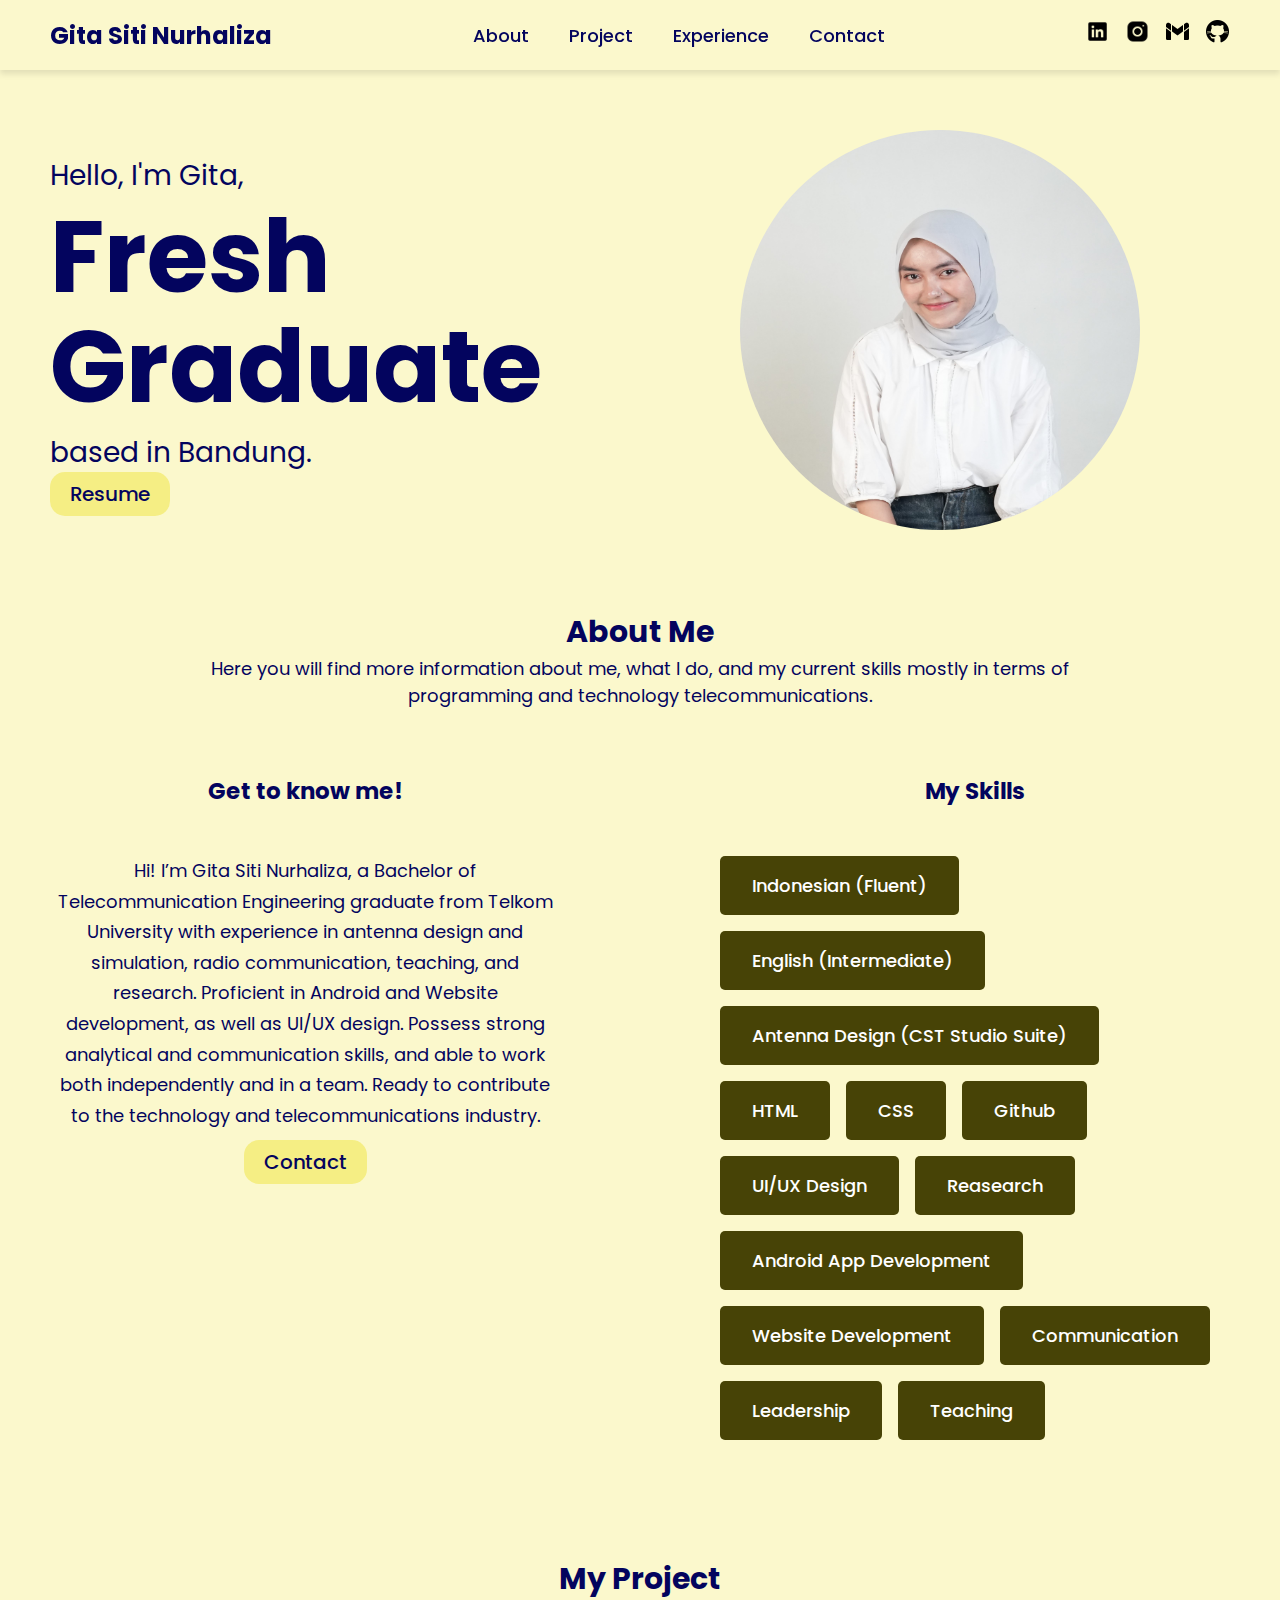
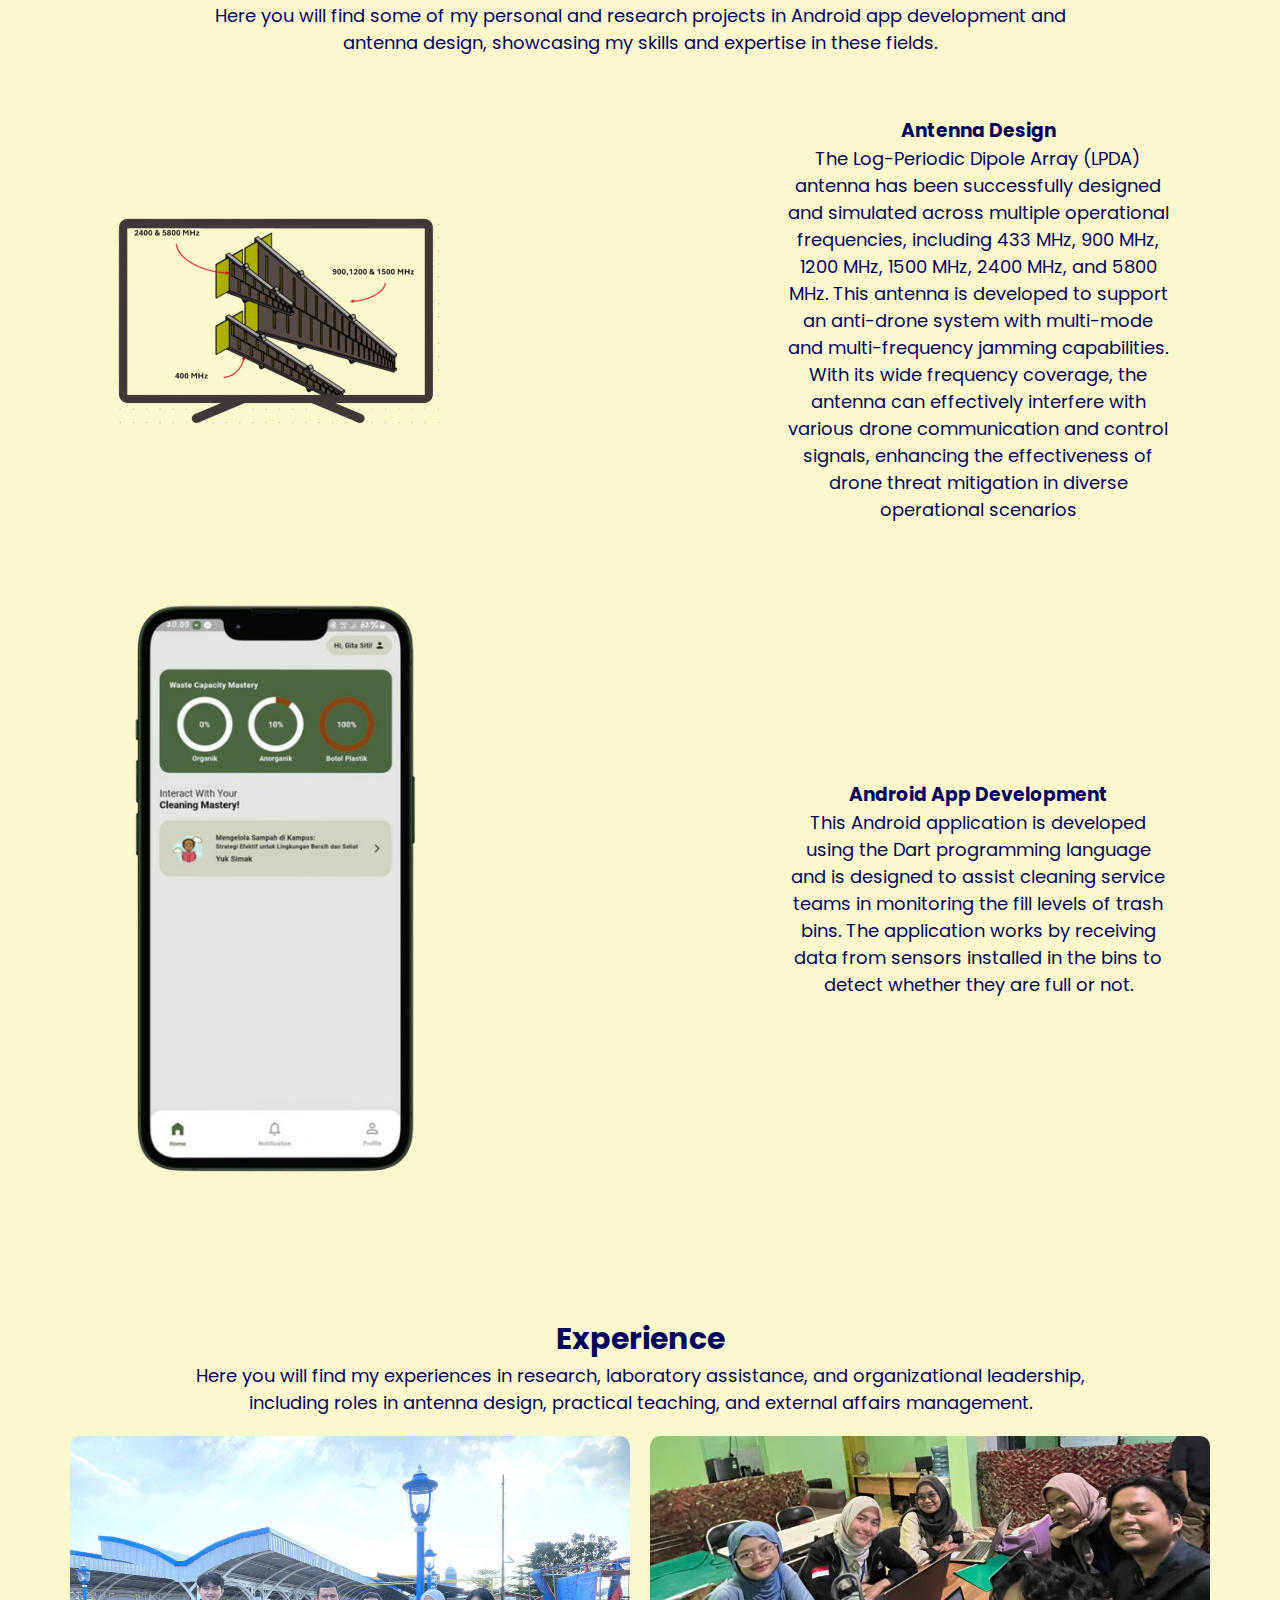
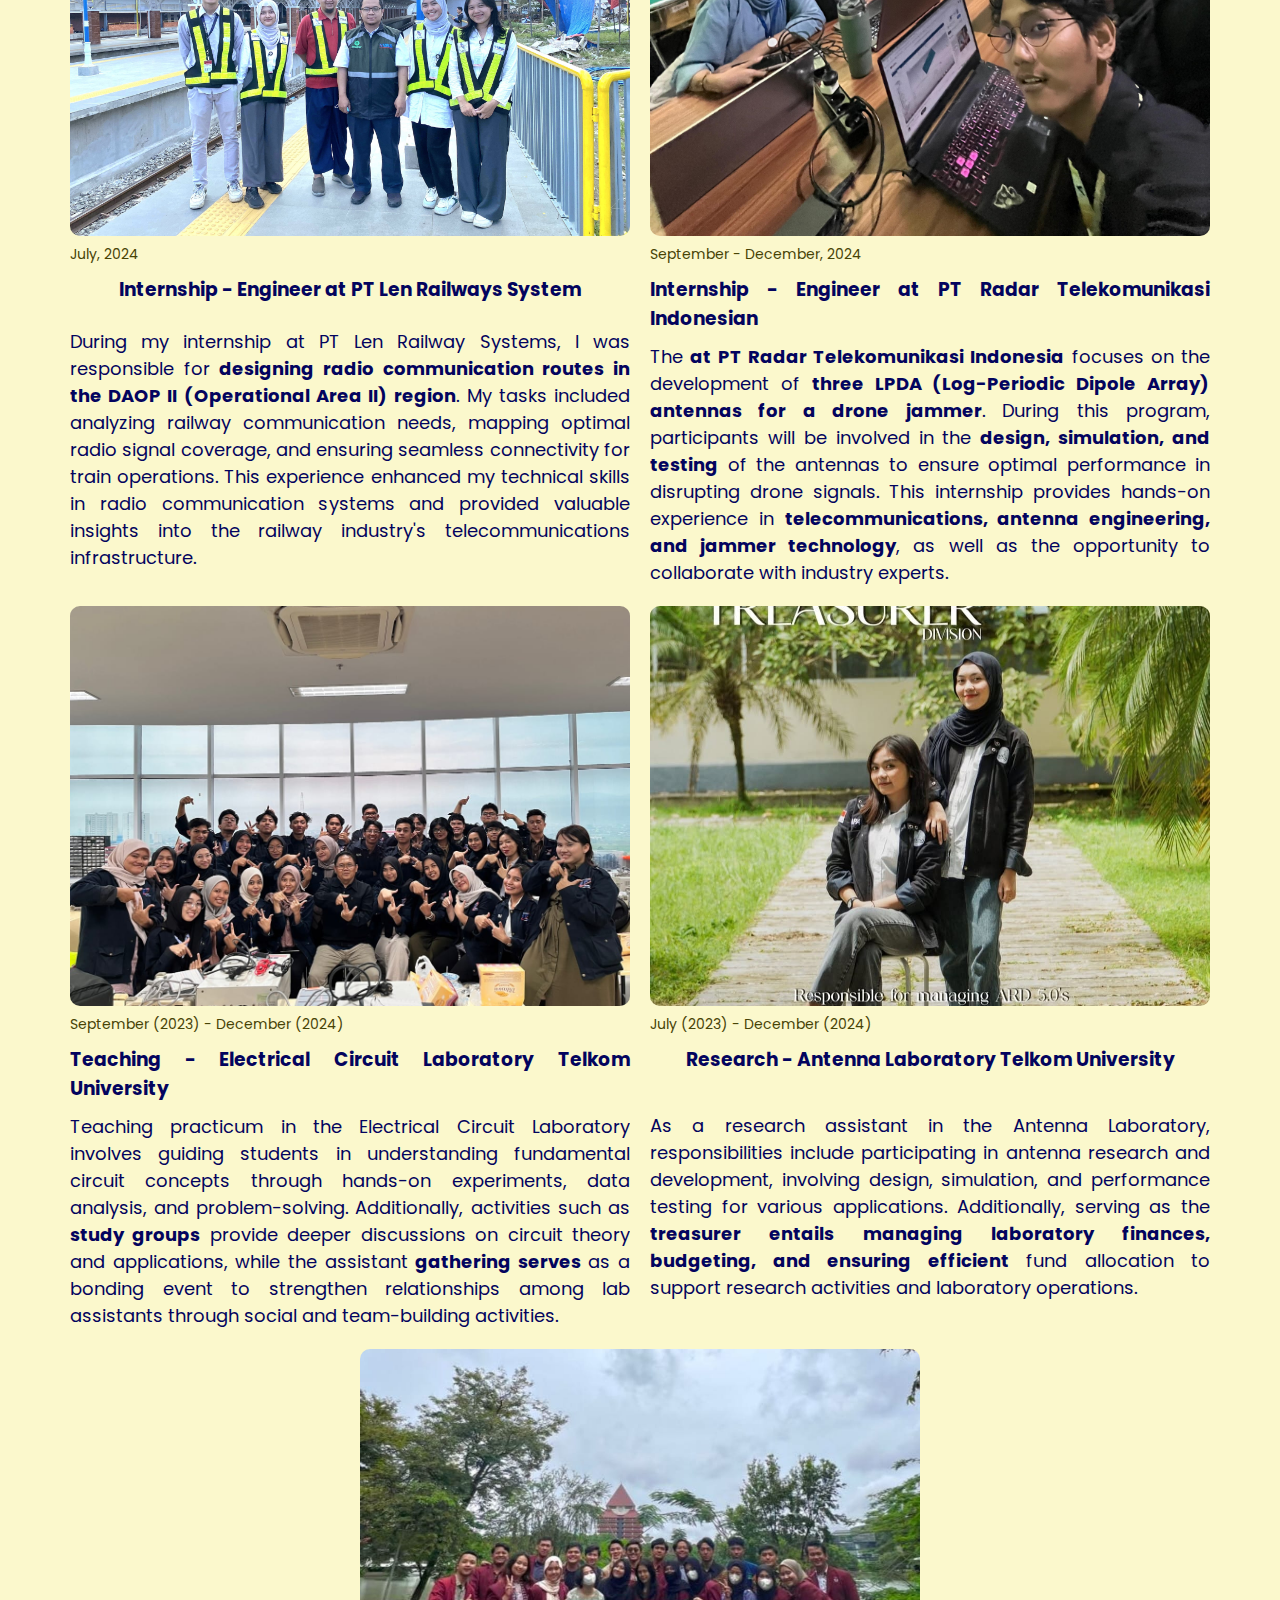
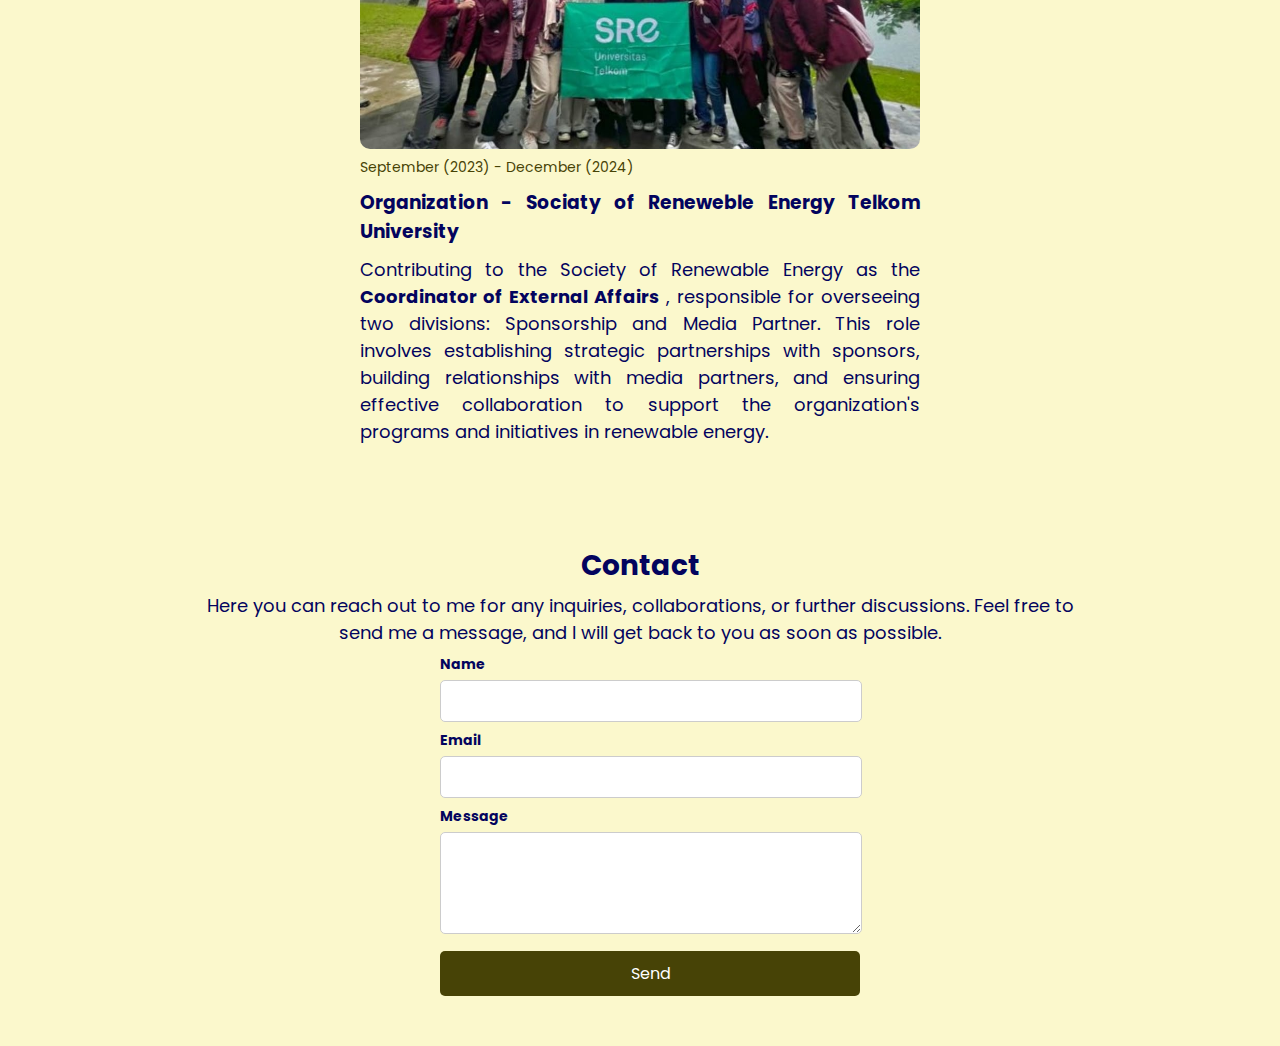
<file: portofolio.html>
<!DOCTYPE html>
<html lang="en">
  <head>
    <meta charset="UTF-8" />
    <meta name="viewport" content="width=device-width, initial-scale=1.0" />
    <title>Portfolio - Gita</title>
    <link rel="stylesheet" href="style/style.css" />
  </head>
  <body>
    <header>
      <nav class="navbar">
        <h1 class="logo">Gita Siti Nurhaliza</h1>
        <div class="menu">
          <a href="#about">About</a>
          <a href="#project">Project</a>
          <a href="#experience">Experience</a>
          <a href="#contact">Contact</a>
        </div>

        <div class="social-icons">
          <a href="https://www.linkedin.com/in/gita-siti-nurhaliza"
            ><img
              src="./image/icons/linkedin.png"
              target="_blank"
              rel="noopener noreferrer"
          /></a>
          <a href="https://instagram.com/gitaahlz/"
            ><img
              src="./image/icons/instagram.png"
              target="_blank"
              rel="noopener noreferrer"
          /></a>
          <a
            href="mailto:ghitaaahlz@gmail.com?subject=Halo Gita&body=Saya ingin menghubungi Anda!"
            ><img
              src="./image/icons/gmail.png"
              target="_blank"
              rel="noopener noreferrer"
          /></a>
          <a href="https://github.com/Gitasitinurhaliza"
            ><img
              src="./image/icons/github.png"
              target="_blank"
              rel="noopener noreferrer"
          /></a>
        </div>
      </nav>
    </header>

    <section class="hero">
      <div class="hero-text">
        <p>Hello, I'm Gita,</p>
        <h1>
          Fresh <br />
          Graduate
        </h1>
        <p>based in Bandung.</p>
        <a href="./resume/CV Gita Siti Nurhaliza -ENG.pdf" class="resume-btn" target="_blank">Resume</a>
      </div>
      <div class="hero-image">
        <img src="./image/profil.JPG" alt="Gita Picture" />
      </div>
    </section>

    <section id="about">
      <h2>About Me</h2>
      <p class="about-p">
        Here you will find more information about me, what I do, and my current
        skills mostly in terms of programming and technology telecommunications.
      </p>

      <div class="about-content">
        <div class="about-content-main">
          <h3 class="about-content-title">Get to know me!</h3>
          <div class="about-content-details">
            <p class="about-content-details-pra">
              Hi! I’m Gita Siti Nurhaliza, a Bachelor of Telecommunication
              Engineering graduate from Telkom University with experience in
              antenna design and simulation, radio communication, teaching, and
              research. Proficient in Android and Website development, as well
              as UI/UX design. Possess strong analytical and communication
              skills, and able to work both independently and in a team. Ready
              to contribute to the technology and telecommunications industry.
            </p>
          </div>
          <a href="#contact" class="btn-cnt">Contact</a>
        </div>
        <div class="about-content-skills">
          <h3 class="about-content-title">My Skills</h3>
          <div class="skills">
            <div class="skills-skills">Indonesian (Fluent)</div>
            <div class="skills-skills">English (Intermediate)</div>
            <div class="skills-skills">Antenna Design (CST Studio Suite)</div>
            <div class="skills-skills">HTML</div>
            <div class="skills-skills">CSS</div>
            <div class="skills-skills">Github</div>
            <div class="skills-skills">UI/UX Design</div>
            <div class="skills-skills">Reasearch</div>
            <div class="skills-skills">Android App Development</div>
            <div class="skills-skills">Website Development</div>
            <div class="skills-skills">Communication</div>
            <div class="skills-skills">Leadership</div>
            <div class="skills-skills">Teaching</div>
          </div>
        </div>
      </div>
    </section>

    <section id="project">
      <h2>My Project</h2>
      <p class="about-p">
        Here you will find some of my personal and research projects in Android
        app development and antenna design, showcasing my skills and expertise
        in these fields.
      </p>
      <div class="project-content">
        <div class="project-row">
          <div class="project-row img">
            <img src="./image/antenna.png" alt="Antenna Design"
            class="project-row-img" loading="lazy" width: 700px; height: 500px;
            />
          </div>
          <div class="project-row-content">
            <h3 class="project-row-content-title">Antenna Design</h3>
            <p class="project-row-content-decs">
              The Log-Periodic Dipole Array (LPDA) antenna has been successfully
              designed and simulated across multiple operational frequencies,
              including 433 MHz, 900 MHz, 1200 MHz, 1500 MHz, 2400 MHz, and 5800
              MHz. This antenna is developed to support an anti-drone system
              with multi-mode and multi-frequency jamming capabilities. With its
              wide frequency coverage, the antenna can effectively interfere
              with various drone communication and control signals, enhancing
              the effectiveness of drone threat mitigation in diverse
              operational scenarios
            </p>
          </div>
          <div class="project-row img">
            <img
              src="./image/apps.png"
              alt="Android App"
              class="project-row-img"
              loading="lazy"
              width="700px"
              height="500px"
            />
          </div>
          <div class="project-row-content">
            <h3 class="project-row-content-title">Android App Development</h3>
            <p class="project-row-content-decs">
              This Android application is developed using the Dart programming
              language and is designed to assist cleaning service teams in
              monitoring the fill levels of trash bins. The application works by
              receiving data from sensors installed in the bins to detect
              whether they are full or not.
            </p>
          </div>
        </div>
      </div>
    </section>

    <section id="experience">
      <h2>Experience</h2>
      <p class="about-p">
        Here you will find my experiences in research, laboratory assistance,
        and organizational leadership, including roles in antenna design,
        practical teaching, and external affairs management.
      </p>
      <div class="experience" ;>
        <div class="work-items">
          <img
            src="./image/len.jpeg"
            alt="case study 1"
            width="500"
            height="300"
          />
          <small>July, 2024</small>
          <h3>Internship - Engineer at PT Len Railways System</h3>
          <p class="work-items-p">
            During my internship at PT Len Railway Systems, I was responsible
            for
            <strong>
              designing radio communication routes in the DAOP II (Operational
              Area II) region</strong
            >. My tasks included analyzing railway communication needs, mapping
            optimal radio signal coverage, and ensuring seamless connectivity
            for train operations. This experience enhanced my technical skills
            in radio communication systems and provided valuable insights into
            the railway industry's telecommunications infrastructure.
          </p>
        </div>
        <div class="work-items">
          <img src="./image/rti.jpeg" alt="case study 1" />
          <small>September - December, 2024</small>
          <h3>Internship - Engineer at PT Radar Telekomunikasi Indonesian</h3>
          <p class="work-items-p">
            The
            <strong>at PT Radar Telekomunikasi Indonesia</strong> focuses on the
            development of
            <strong
              >three LPDA (Log-Periodic Dipole Array) antennas for a drone
              jammer</strong
            >. During this program, participants will be involved in the
            <strong>design, simulation, and testing</strong> of the antennas to
            ensure optimal performance in disrupting drone signals. This
            internship provides hands-on experience in
            <strong
              >telecommunications, antenna engineering, and jammer
              technology</strong
            >, as well as the opportunity to collaborate with industry experts.
          </p>
        </div>
        <div class="work-items">
          <img src="./image/rll.jpeg" alt="case study 1" />
          <small>September (2023) - December (2024)</small>
          <h3>Teaching - Electrical Circuit Laboratory Telkom University</h3>
          <p>
            Teaching practicum in the Electrical Circuit Laboratory involves
            guiding students in understanding fundamental circuit concepts
            through hands-on experiments, data analysis, and problem-solving.
            Additionally, activities such as
            <strong>study groups</strong> provide deeper discussions on circuit
            theory and applications, while the assistant
            <strong>gathering serves</strong> as a bonding event to strengthen
            relationships among lab assistants through social and team-building
            activities.
          </p>
        </div>
        <div class="work-items">
          <img src="./image/ard.jpeg" alt="case study 1" />
          <small>July (2023) - December (2024)</small>
          <h3>Research - Antenna Laboratory Telkom University</h3>
          <p>
            As a research assistant in the Antenna Laboratory, responsibilities
            include participating in antenna research and development, involving
            design, simulation, and performance testing for various
            applications. Additionally, serving as the
            <strong
              >treasurer entails managing laboratory finances, budgeting, and
              ensuring efficient</strong
            >
            fund allocation to support research activities and laboratory
            operations.
          </p>
        </div>
        <div class="work-items">
          <img src="./image/sre.jpeg" alt="case study 1" />
          <small>September (2023) - December (2024)</small>
          <h3>Organization - Sociaty of Reneweble Energy Telkom University</h3>
          <p>
            Contributing to the Society of Renewable Energy as the
            <strong>Coordinator of External Affairs</strong>
            , responsible for overseeing two divisions: Sponsorship and Media
            Partner. This role involves establishing strategic partnerships with
            sponsors, building relationships with media partners, and ensuring
            effective collaboration to support the organization's programs and
            initiatives in renewable energy.
          </p>
        </div>
      </div>
    </section>

    <section id="contact">
      <h2>Contact</h2>
      <p class="about-p">
        Here you can reach out to me for any inquiries, collaborations, or
        further discussions. Feel free to send me a message, and I will get back
        to you as soon as possible.
      </p>

      <form action="#" method="post" class="contact-form">
        <label for="nama">Name</label>
        <input type="text" id="name" name="name" required />

        <label for="email">Email</label>
        <input type="email" id="email" name="email" required />

        <label for="message">Message</label>
        <textarea id="message" name="message" rows="4" required></textarea>

        <button type="submit">Send</button>
      </form>
    </section>
  </body>
</html>
</file>
<file: style/style.css>
@import url("https://fonts.googleapis.com/css2?family=Poppins:wght@300;400;600;700&display=swap");

*,
*::after,
*::before {
  margin: 0;
  padding: 0;
  box-sizing: inherit;
  font-family: inherit;
}

body {
  font-family: poppins, sans-serif;
  margin: 0;
  padding: 0;
  background-color: #fbf8cc;
  color: #03045e;
}

header {
  position: sticky;
  top: 0;
  width: 100%;
  background-color: #fbf8cc;
  z-index: 1000;
}

.navbar {
  display: flex;
  justify-content: space-between;
  align-items: center;
  padding: 10px 50px;
  height: 50px;
  background-color: #fbf8cc;
  box-shadow: 0 4px 6px rgba(0, 0, 0, 0.1);
}

.navbar .logo {
  font-size: 24px;
  font-weight: bold;
  color: #03045e;
}

.navbar .menu {
  display: flex;
  color: #03045e;
  font-weight: 500;
  font-size: 18px;
}

.navbar .menu a {
  margin: 0 10px;
  padding: 5px 10px;
  text-decoration: none;
  color: #03045e;
  gap: 10px;
}

.social-icons {
  display: flex;
  gap: 15px;
  align-items: center;
}

.social-icons a img {
  width: 25px;
  transition: 0.3s;
}

.hero {
  display: flex;
  justify-content: space-between;
  align-items: center;
  padding: 50px;
  background-color: #fbf8cc; /* Light cream background */
  padding-top: 20px;
}

.hero-text {
  padding-top: 65px;
  max-width: 500px;
  text-align: justify;
}

.hero-text p {
  font-size: 28px; /* Smaller greeting text */
  margin: 0 0 5px 0;
  font-weight: normal;
}

.hero-text h1 {
  font-size: 100px; /* Reduced size to match image */
  font-weight: bold;
  color: #03045e; /* Dark blue */
  line-height: 1.1;
  margin: 0 0 10px 0;
}

.resume-btn {
  padding: 8px 20px;
  background-color: #f5ee84;
  border: none;
  cursor: pointer;
  font-size: 20px;
  font-weight: 500;
  border-radius: 15px; /* Rounder corners */
  transition: 0.3s;
  text-decoration: none;
  color: #03045e;
}

.resume-btn:hover {
  background-color: #f5ee84;
  opacity: 0.9;
}

.hero-image {
  position: absolute;
  right: 50px;
  left: 650px;
  top: 130px; /* Approximate position - adjust as needed */
}

.hero-image img {
  border-radius: 50%;
  width: 400px;
  height: 400px;
  border: 3px color #474306;
  box-shadow: 0 4px 15px color #474306;
}

section {
  padding: 50px;
  text-align: center;
}

.section-all {
  padding-top: 70px;
}

.about.me {
  padding-top: 80px;
}

.about-p {
  font-size: 18px;
  color: #03045e;
  max-width: 900px;
  margin: auto;
}

.about-content {
  display: grid;
  grid-template-columns: 1fr 1fr;
  grid-gap: 10rem;
  margin-top: 15px;
  padding-top: 50px;
}

.about-content-title {
  font-weight: 700;
  font-size: 23px;
  margin-bottom: 3rem;
}

.about-content-details-pra {
  font-size: 18px;
  color: #03045e;
  max-width: 60rem;
  line-height: 1.7;
  margin-bottom: 1rem;
}

.skills {
  display: flex;
  flex-wrap: wrap;
}

.skills-skills {
  padding: 1rem 2rem;
  margin-bottom: 1rem;
  margin-right: 1rem;
  font-size: 18px;
  background: #474306;
  border-radius: 5px;
  font-weight: 500;
  color: white;
}

.btn-cnt {
  padding: 8px 20px;
  background-color: #f5ee84;
  text-decoration: none;
  color: #03045e;
  border: none;
  cursor: pointer;
  font-size: 20px;
  font-weight: 500;
  border-radius: 15px; /* Rounder corners */
  transition: 0.3s;
}

.btn-cnt:hover {
  background-color: #f5ee84;
  opacity: 0.9;
}

.project-content {
  display: flex;
  flex-direction: column;
  align-items: center; /* Pusatkan isi agar lebih seimbang */
  gap: 20px;
  margin-top: 20px;
  width: 100%;
}

.project-row {
  display: grid;
  grid-template-columns: 1.5fr 1fr;
  gap: 40px; /* Beri jarak lebih antar elemen */
  align-items: center;
  max-width: 1100px; /* Batasi lebar maksimum agar tidak terlalu melebar */
  padding: 20px;
}

.project-row-content {
  padding: 20px;
}

.project-row-img-cont {
  overflow: hidden;
  display: flex;
  justify-content: center;
  align-items: center;
}

.project-row-img {
  width: 100%;
  max-width: 500px; /* Batasi ukuran gambar agar tidak terlalu besar */
  height: auto;
  object-fit: cover;
  border-radius: 10px; /* Opsional, buat tampilan lebih smooth */
}

.project-row-content-desc {
  font-size: 18px;
  color: #03045e;
  max-width: 600px;
  text-align: justify;
  /*ine-height: 1.6; /* Tambahkan jarak antar baris agar lebih enak dibaca */
}

.experience {
  display: flex;
  flex-wrap: wrap;
  justify-content: center; /* Biar item terakhir ada di tengah */
  gap: 20px; /* Jarak antar elemen */
  padding-top: 20px;
}

.work-items {
  width: 560px; /* Lebar tetap */
  display: flex;
  flex-direction: column;
  align-items: center;
  text-align: left; /* Supaya tanggal rata kiri */
}

.work-items img {
  width: 560px; /* Lebar gambar tetap */
  height: 400px; /* Tinggi gambar tetap */
  object-fit: cover; /* Pastikan gambar tetap proporsional tanpa distorsi */
  border-radius: 10px; /* Opsional, buat tampilan lebih smooth */
}

.work-items small {
  align-self: flex-start; /* Biar bulan dan tahun rata kiri */
  font-size: 14px;
  color: #474306; /* Opsional: buat lebih soft */
  margin-top: 8px;
}

.work-items h3 {
  text-align: justify; /* Rata kanan kiri */
  margin: 10px 0;
}

.work-items p {
  text-align: justify; /* Rata kanan kiri */
  max-width: 560px; /* Batasi lebar teks */
  overflow: hidden; /* Hindari teks meluber */
  text-overflow: ellipsis; /* Tambahkan "..." jika teks kepanjangan */
}

/* General Styles */
#contact {
  text-align: center;
  padding: 50px 20px;
  background-color: #fbf8cc;
}

/* Title */
#contact h2 {
  font-size: 28px;
  font-weight: bold;
  margin-bottom: 5px;
}

/* Form Styles */
.contact-form {
  max-width: 400px;
  margin: 0 auto;
  text-align: left;
}

.contact-form label {
  display: block;
  font-size: 14px;
  font-weight: bold;
  margin: 8px 0 5px;
  color: #03045e;
}

.contact-form input,
.contact-form textarea {
  width: 100%;
  padding: 10px;
  border: 1px solid #ccc;
  border-radius: 5px;
  outline: none;
  transition: border 0.3s ease-in-out;
}

.contact-form input:focus,
.contact-form textarea:focus {
  border-color: #f5ee84;
}

/* Button */
.contact-form button {
  width: 100%;
  padding: 10px;
  background-color: #474306;
  color: white;
  border: none;
  border-radius: 5px;
  font-size: 16px;
  cursor: pointer;
  margin-top: 10px;
  transition: background 0.3s;
}

.contact-form button:hover {
  background-color: #f5ee84;
}

section h2 {
  font-size: 30px;
  margin-bottom: 10x;
  font-weight: bold;
  color: #03045e;
}

section p {
  font-size: 18px;
  color: #03045e;
  max-width: 600px;
  margin: auto;
}

/* Responsif untuk tablet (lebar max 1024px) */
@media (max-width: 1024px) {
  .hero {
    flex-direction: column;
    align-items: center;
    text-align: center;
  }

  .hero-text h1 {
    font-size: 60px;
  }

  .hero-image {
    position: static;
    margin-top: 20px;
  }

  .project-row {
    grid-template-columns: 1fr;
  }

  .work-items {
    width: 100%;
  }
}

/* Responsif untuk HP (lebar max 768px) */
@media (max-width: 768px) {
  .navbar {
    flex-direction: column;
    height: auto;
    padding: 20px;
  }

  .navbar .menu {
    flex-direction: column;
    align-items: center;
  }

  .hero-text h1 {
    font-size: 50px;
  }

  .hero-image img {
    width: 250px;
    height: 250px;
  }

  .about-content {
    grid-template-columns: 1fr;
  }

  .skills {
    justify-content: center;
  }

  .project-row-content {
    text-align: center;
  }

  .project-row-img {
    max-width: 100%;
  }

  .contact-form {
    max-width: 100%;
  }
}
</file>
